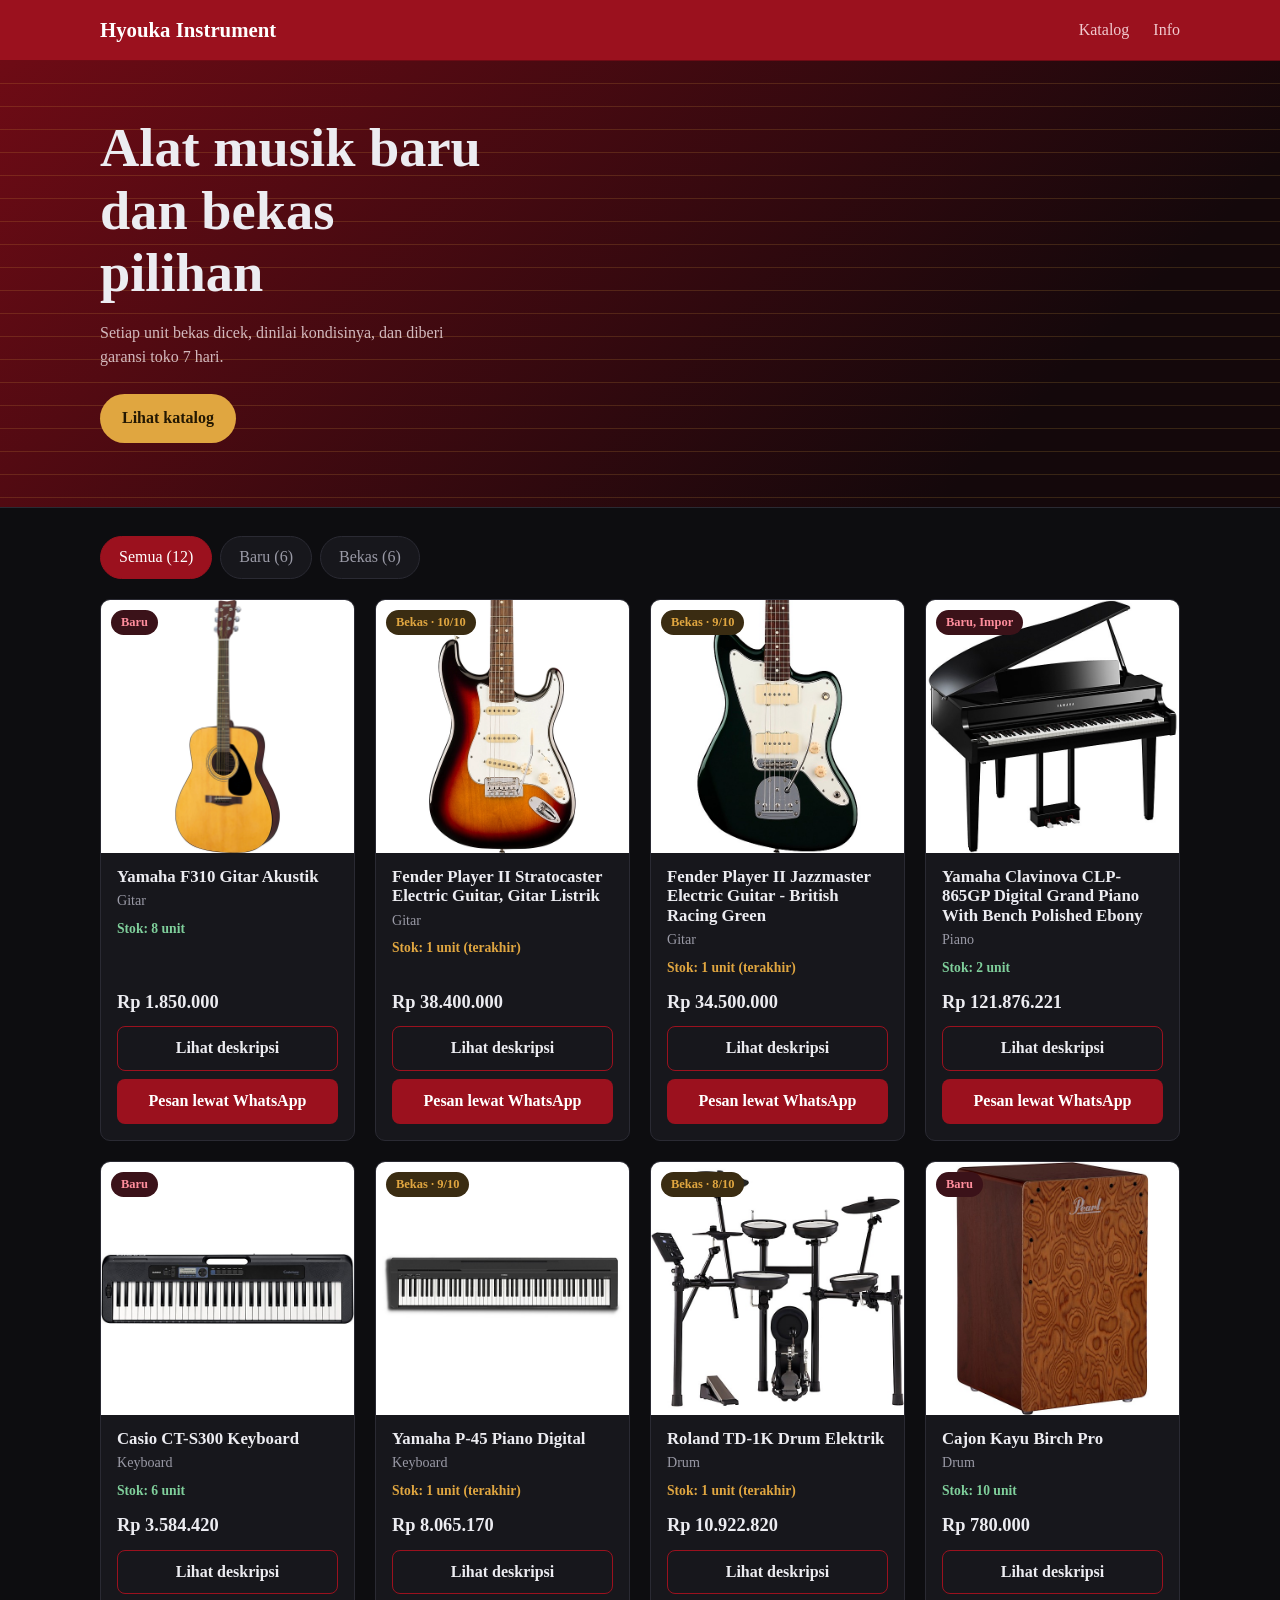
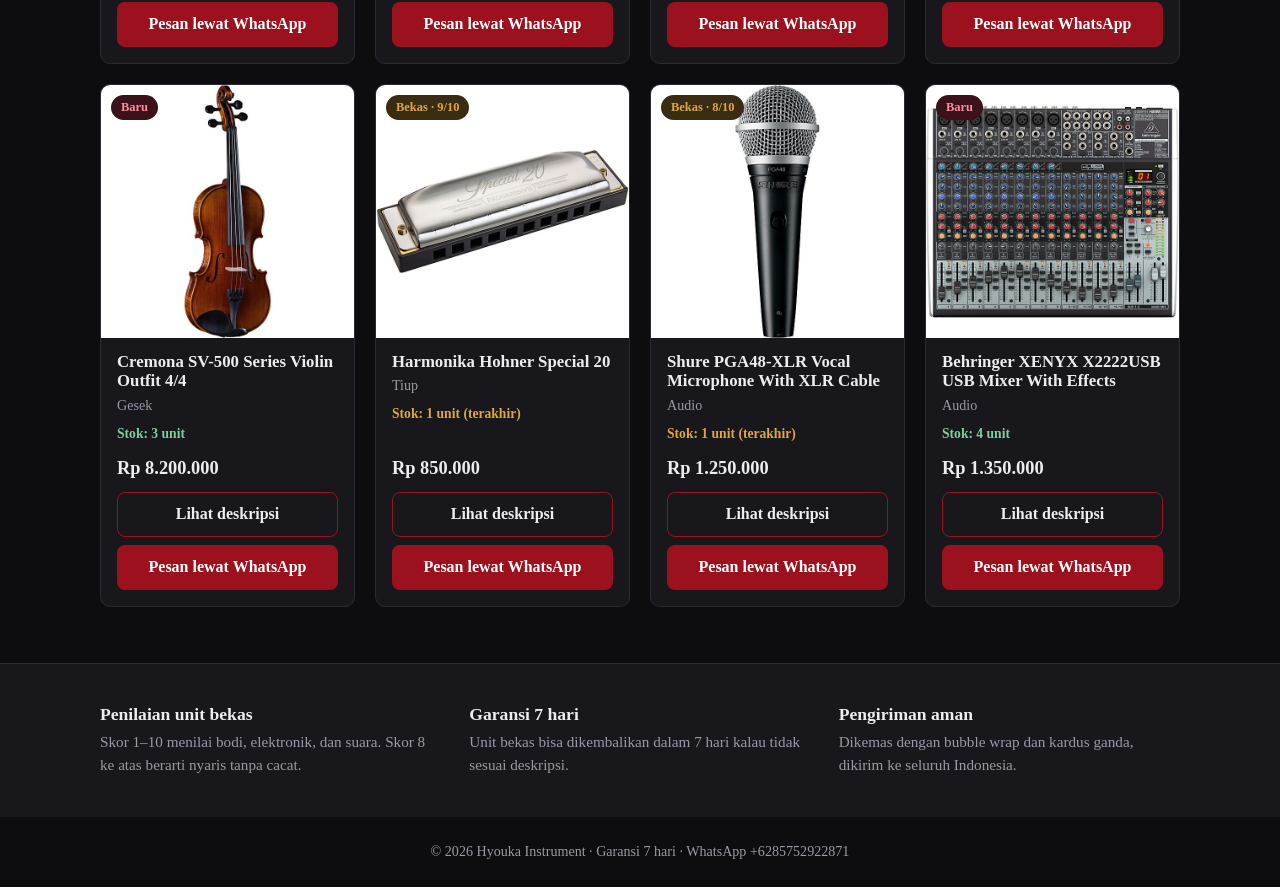
<file: index.html>
<!DOCTYPE html>
<html lang="id">
<head>
  <meta charset="utf-8">
  <meta name="viewport" content="width=device-width, initial-scale=1">
  <title>Hyouka Instrument — Alat Musik Baru dan Bekas</title>
  <link rel="stylesheet" href="css/style.css">
</head>
<body>

  <header class="top">
    <div class="wrap">
      <a class="logo" href="#">Hyouka Instrument</a>
      <nav>
        <a href="#katalog">Katalog</a>
        <a href="#info">Info</a>
      </nav>
    </div>
  </header>

  <section class="hero">
    <div class="wrap">
      <h1>Alat musik baru dan bekas pilihan</h1>
      <p>Setiap unit bekas dicek, dinilai kondisinya, dan diberi garansi toko 7 hari.</p>
      <a class="btn" href="#katalog">Lihat katalog</a>
    </div>
  </section>

  <main class="wrap" id="katalog">

    <!-- Filter: radio harus berada SEBELUM .grid -->
    <input type="radio" name="kondisi" id="f-semua" checked>
    <input type="radio" name="kondisi" id="f-baru">
    <input type="radio" name="kondisi" id="f-bekas">

    <div class="filter">
      <label for="f-semua">Semua</label>
      <label for="f-baru">Baru</label>
      <label for="f-bekas">Bekas</label>
    </div>

    <div class="grid">

      <article class="card baru" data-id="yamaha-f310">
        <a class="foto" href="produk.html?id=yamaha-f310"><img src="gambar/Yamaha F310.jpg" alt="Yamaha F310 Gitar Akustik"><span class="badge">Baru</span></a>
        <div class="info">
          <h3><a class="judul" href="produk.html?id=yamaha-f310">Yamaha F310 Gitar Akustik</a></h3>
          <p class="kat">Gitar</p>
          <p class="harga">Rp 1.850.000</p>
          <a class="detail-link" href="produk.html?id=yamaha-f310">Lihat deskripsi</a>
          <a class="pesan" href="https://wa.me/6281234567890?text=Halo%2C%20saya%20mau%20pesan%20Yamaha%20F310%20Gitar%20Akustik">Pesan lewat WhatsApp</a>
        </div>
      </article>
      <article class="card bekas" data-id="fender-player-ii-strat">
        <a class="foto" href="produk.html?id=fender-player-ii-strat"><img src="gambar/Strat.jpg" alt="Fender Player II Stratocaster Electric Guitar, Gitar Listrik"><span class="badge">Bekas · 10/10</span></a>
        <div class="info">
          <h3><a class="judul" href="produk.html?id=fender-player-ii-strat">Fender Player II Stratocaster Electric Guitar, Gitar Listrik</a></h3>
          <p class="kat">Gitar</p>
          <p class="harga">Rp 38.400.000</p>
          <a class="detail-link" href="produk.html?id=fender-player-ii-strat">Lihat deskripsi</a>
          <a class="pesan" href="https://wa.me/6285752922871?text=Halo%2C%20saya%20mau%20pesan%20Fender%20Player%20II%20Stratocaster%20Electric%20Guitar%2C%201998%20USA%2C%20Gitar%20Listrik">Pesan lewat WhatsApp</a>
        </div>
      </article>
      <article class="card bekas" data-id="fender-player-ii-jazzmaster">
        <a class="foto" href="produk.html?id=fender-player-ii-jazzmaster"><img src="gambar/JazzMaster.jpg" alt="Fender Player II Jazzmaster Electric Guitar - British Racing Green"><span class="badge">Bekas · 9/10</span></a>
        <div class="info">
          <h3><a class="judul" href="produk.html?id=fender-player-ii-jazzmaster">Fender Player II Jazzmaster Electric Guitar - British Racing Green</a></h3>
          <p class="kat">Gitar</p>
          <p class="harga">Rp 34.500.000</p>
          <a class="detail-link" href="produk.html?id=fender-player-ii-jazzmaster">Lihat deskripsi</a>
          <a class="pesan" href="https://wa.me/6285752922871?text=Halo%2C%20saya%20mau%20pesan%20Fender%20Player%20II%20Jazzmaster%20Electric%20Guitar%20-%20British%20Racing%20Green">Pesan lewat WhatsApp</a>
        </div>
      </article>
      <article class="card baru" data-id="yamaha-clavinova-clp-865gp">
        <a class="foto" href="produk.html?id=yamaha-clavinova-clp-865gp"><img src="gambar/Yamaha Grand Piano.jpg" alt="Yamaha Clavinova CLP-865GP Digital Grand Piano With Bench Polished Ebony"><span class="badge">Baru, Impor</span></a>
        <div class="info">
          <h3><a class="judul" href="produk.html?id=yamaha-clavinova-clp-865gp">Yamaha Clavinova CLP-865GP Digital Grand Piano With Bench Polished Ebony</a></h3>
          <p class="kat">Piano</p>
          <p class="harga">Rp 121.876.221</p>
          <a class="detail-link" href="produk.html?id=yamaha-clavinova-clp-865gp">Lihat deskripsi</a>
          <a class="pesan" href="https://wa.me/6285752922871?text=Halo%2C%20saya%20mau%20pesan%20Yamaha%20Clavinova%20CLP-865GP%20Digital%20Grand%20Piano%20With%20Bench%20Polished%20Ebony">Pesan lewat WhatsApp</a>
        </div>
      </article>
      <article class="card baru" data-id="casio-ct-s300">
        <a class="foto" href="produk.html?id=casio-ct-s300"><img src="gambar/Casio.jpg" alt="Casio CT-S300 Keyboard"><span class="badge">Baru</span></a>
        <div class="info">
          <h3><a class="judul" href="produk.html?id=casio-ct-s300">Casio CT-S300 Keyboard</a></h3>
          <p class="kat">Keyboard</p>
          <p class="harga">Rp 3.584.420</p>
          <a class="detail-link" href="produk.html?id=casio-ct-s300">Lihat deskripsi</a>
          <a class="pesan" href="https://wa.me/6285752922871?text=Halo%2C%20saya%20mau%20pesan%20Casio%20CT-S300%20Keyboard">Pesan lewat WhatsApp</a>
        </div>
      </article>
      <article class="card bekas" data-id="yamaha-p-45">
        <a class="foto" href="produk.html?id=yamaha-p-45"><img src="gambar/Yamaha P-45 Piano Digital.jpg" alt="Yamaha P-45 Piano Digital"><span class="badge">Bekas · 9/10</span></a>
        <div class="info">
          <h3><a class="judul" href="produk.html?id=yamaha-p-45">Yamaha P-45 Piano Digital</a></h3>
          <p class="kat">Keyboard</p>
          <p class="harga">Rp 8.065.170</p>
          <a class="detail-link" href="produk.html?id=yamaha-p-45">Lihat deskripsi</a>
          <a class="pesan" href="https://wa.me/6285752922871?text=Halo%2C%20saya%20mau%20pesan%20Yamaha%20P-45%20Piano%20Digital">Pesan lewat WhatsApp</a>
        </div>
      </article>
      <article class="card bekas" data-id="roland-td-1k">
        <a class="foto" href="produk.html?id=roland-td-1k"><img src="gambar/Roland TD-1K Drum Elektrik.jpg" alt="Roland TD-1K Drum Elektrik"><span class="badge">Bekas · 8/10</span></a>
        <div class="info">
          <h3><a class="judul" href="produk.html?id=roland-td-1k">Roland TD-1K Drum Elektrik</a></h3>
          <p class="kat">Drum</p>
          <p class="harga">Rp 10.922.820</p>
          <a class="detail-link" href="produk.html?id=roland-td-1k">Lihat deskripsi</a>
          <a class="pesan" href="https://wa.me/6285752922871?text=Halo%2C%20saya%20mau%20pesan%20Roland%20TD-1K%20Drum%20Elektrik">Pesan lewat WhatsApp</a>
        </div>
      </article>
      <article class="card baru" data-id="cajon-birch-pro">
        <a class="foto" href="produk.html?id=cajon-birch-pro"><img src="gambar/Cajon.jpg" alt="Cajon Kayu Birch Pro"><span class="badge">Baru</span></a>
        <div class="info">
          <h3><a class="judul" href="produk.html?id=cajon-birch-pro">Cajon Kayu Birch Pro</a></h3>
          <p class="kat">Drum</p>
          <p class="harga">Rp 780.000</p>
          <a class="detail-link" href="produk.html?id=cajon-birch-pro">Lihat deskripsi</a>
          <a class="pesan" href="https://wa.me/6285752922871?text=Halo%2C%20saya%20mau%20pesan%20Cajon%20Kayu%20Birch%20Pro">Pesan lewat WhatsApp</a>
        </div>
      </article>
      <article class="card baru" data-id="cremona-sv-500">
        <a class="foto" href="produk.html?id=cremona-sv-500"><img src="gambar/Violin.jpg" alt="Cremona SV-500 Series Violin Outfit 4/4"><span class="badge">Baru</span></a>
        <div class="info">
          <h3><a class="judul" href="produk.html?id=cremona-sv-500">Cremona SV-500 Series Violin Outfit 4/4</a></h3>
          <p class="kat">Gesek</p>
          <p class="harga">Rp 8.200.000</p>
          <a class="detail-link" href="produk.html?id=cremona-sv-500">Lihat deskripsi</a>
          <a class="pesan" href="https://wa.me/6285752922871?text=Halo%2C%20saya%20mau%20pesan%20Cremona%20SV-500%20Series%20Violin%20Outfit%204%2F4">Pesan lewat WhatsApp</a>
        </div>
      </article>
      <article class="card bekas" data-id="hohner-special-20">
        <a class="foto" href="produk.html?id=hohner-special-20"><img src="gambar/Harmonika.jpg" alt="Hohner Special 20 Harmonica C"><span class="badge">Bekas · 9/10</span></a>
        <div class="info">
          <h3><a class="judul" href="produk.html?id=hohner-special-20">Harmonika Hohner Special 20</a></h3>
          <p class="kat">Tiup</p>
          <p class="harga">Rp 850.000</p>
          <a class="detail-link" href="produk.html?id=hohner-special-20">Lihat deskripsi</a>
          <a class="pesan" href="https://wa.me/6285752922871?text=Halo%2C%20saya%20mau%20pesan%20Harmonika%20Hohner%20Special%2020">Pesan lewat WhatsApp</a>
        </div>
      </article>
      <article class="card bekas" data-id="shure-pga48-xlr">
        <a class="foto" href="produk.html?id=shure-pga48-xlr"><img src="gambar/Mic.jpg" alt="Shure PGA48-XLR Vocal Microphone With XLR Cable"><span class="badge">Bekas · 8/10</span></a>
        <div class="info">
          <h3><a class="judul" href="produk.html?id=shure-pga48-xlr">Shure PGA48-XLR Vocal Microphone With XLR Cable</a></h3>
          <p class="kat">Audio</p>
          <p class="harga">Rp 1.250.000</p>
          <a class="detail-link" href="produk.html?id=shure-pga48-xlr">Lihat deskripsi</a>
          <a class="pesan" href="https://wa.me/6285752922871?text=Halo%2C%20saya%20mau%20pesan%20Shure%20PGA48-XLR%20Vocal%20Microphone%20With%20XLR%20Cable">Pesan lewat WhatsApp</a>
        </div>
      </article>
      <article class="card baru" data-id="behringer-xenyx-x2222usb">
        <a class="foto" href="produk.html?id=behringer-xenyx-x2222usb"><img src="gambar/Mixer.jpg" alt="Behringer XENYX X2222USB USB Mixer With Effects"><span class="badge">Baru</span></a>
        <div class="info">
          <h3><a class="judul" href="produk.html?id=behringer-xenyx-x2222usb">Behringer XENYX X2222USB USB Mixer With Effects</a></h3>
          <p class="kat">Audio</p>
          <p class="harga">Rp 1.350.000</p>
          <a class="detail-link" href="produk.html?id=behringer-xenyx-x2222usb">Lihat deskripsi</a>
          <a class="pesan" href="https://wa.me/6285752922871?text=Halo%2C%20saya%20mau%20pesan%20Behringer%20XENYX%20X2222USB%20USB%20Mixer%20With%20Effects">Pesan lewat WhatsApp</a>
        </div>
      </article>
    </div>
  </main>
  <section class="info-band" id="info">
    <div class="wrap">
      <div><h2>Penilaian unit bekas</h2><p>Skor 1–10 menilai bodi, elektronik, dan suara. Skor 8 ke atas berarti nyaris tanpa cacat.</p></div>
      <div><h2>Garansi 7 hari</h2><p>Unit bekas bisa dikembalikan dalam 7 hari kalau tidak sesuai deskripsi.</p></div>
      <div><h2>Pengiriman aman</h2><p>Dikemas dengan bubble wrap dan kardus ganda, dikirim ke seluruh Indonesia.</p></div>
    </div>
  </section>
  <footer>Data produk dan harga di halaman ini hanyalah contoh.</footer>
<script src="js/data.js"></script>
<script src="js/script.js"></script>
</body>
</html>
</file>
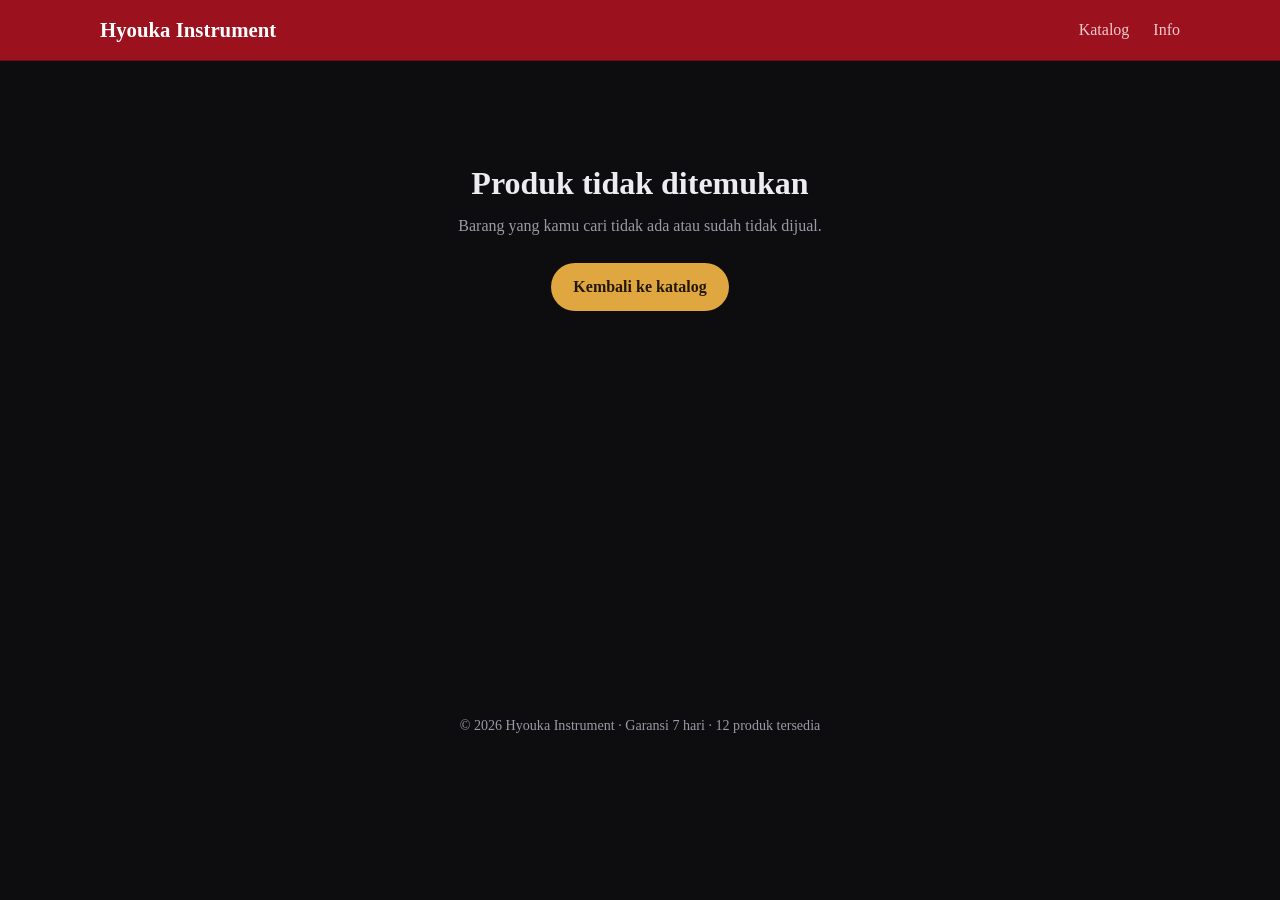
<file: produk.html>
<!DOCTYPE html>
<html lang="id">
<head>
  <meta charset="utf-8">
  <meta name="viewport" content="width=device-width, initial-scale=1">
  <title>Detail Produk — Hyouka Instrument</title>
  <link rel="stylesheet" href="css/style.css">
</head>
<body>

  <header class="top">
    <div class="wrap">
      <a class="logo" href="index.html">Hyouka Instrument</a>
      <nav>
        <a href="index.html#katalog">Katalog</a>
        <a href="index.html#info">Info</a>
      </nav>
    </div>
  </header>

  <main class="wrap detail" id="detail">
    <!-- Diisi oleh js/produk.js berdasarkan ?id=... di alamat halaman -->
  </main>

  <footer>Data produk dan harga di halaman ini hanyalah contoh.</footer>

  <script src="js/data.js"></script>
  <script src="js/produk.js"></script>
</body>
</html>
</file>
<file: css/style.css>
:root {
  --bg: #0d0d10;
  --surface: #17171c;
  --surface-2: #1f1f26;
  --ink: #ececf1;
  --muted: #9a9aa6;
  --line: #2a2a33;
  --red: #9b111e;          /* merah royal */
  --red-deep: #6e0b15;
  --red-hover: #b8142a;
  --brass: #c58a2b;
  --brass-ink: #241802;
  --new-bg: #3b1219;
  --new: #ff8e9d;
  --used-bg: #3a2c12;
  --used: #e0a640;
}
*, *::before, *::after { box-sizing: border-box; }
body {
  margin: 0;
  background: var(--bg);
  color: var(--ink);
  font: 400 16px/1.55 "Times New Roman", "Liberation Serif", Times, serif;
}
h1, h2, h3 { margin: 0; line-height: 1.15; }
a:focus-visible, label:focus-visible, input:focus-visible { outline: 3px solid var(--brass); outline-offset: 2px; }
.wrap { max-width: 1120px; margin: 0 auto; padding: 0 20px; }
/* Header */
.top {
  background: var(--red);
  border-bottom: 1px solid var(--red-deep);
  position: sticky;
  top: 0;
  z-index: 10;
}
.top .wrap { display: flex; align-items: center; justify-content: space-between; height: 60px; }
.logo { color: #fff; font-size: 1.3rem; font-weight: 800; text-decoration: none; }
.logo span { color: #e0a640; }
.top nav a { color: #f1c9ce; text-decoration: none; margin-left: 20px; }
.top nav a:hover { color: #fff; }
/* Hero */
.hero {
  background:
    repeating-linear-gradient(to bottom, transparent 0 22px, rgba(224, 166, 64, .18) 22px 23px),
    linear-gradient(135deg, var(--red-deep), #14080b 80%);
  color: var(--ink);
  padding: 56px 0 64px;
  border-bottom: 1px solid var(--line);
}
.hero h1 { font-size: clamp(2rem, 6vw, 3.4rem); font-weight: 800; max-width: 15ch; }
.hero p { max-width: 46ch; color: #d3b9bd; margin: 16px 0 24px; }
.btn {
  display: inline-block;
  background: #e0a640;
  color: var(--brass-ink);
  font-weight: 700;
  text-decoration: none;
  padding: 12px 22px;
  border-radius: 999px;
  transition: background .2s;
}
.btn:hover { background: #ecb95a; }
/* Filter (radio disembunyikan, label jadi tombol) */
main input[type="radio"] { position: absolute; opacity: 0; pointer-events: none; }
.filter { display: flex; gap: 8px; padding: 28px 0 20px; }
.filter label {
  border: 1px solid var(--line);
  background: var(--surface);
  color: var(--muted);
  border-radius: 999px;
  padding: 8px 18px;
  cursor: pointer;
  font-weight: 500;
  transition: border-color .2s, color .2s;
}
.filter label:hover { border-color: var(--red-hover); color: var(--ink); }
#f-semua:checked ~ .filter label[for="f-semua"],
#f-baru:checked  ~ .filter label[for="f-baru"],
#f-bekas:checked ~ .filter label[for="f-bekas"] {
  background: var(--red);
  border-color: var(--red);
  color: #fff;
}
#f-baru:focus-visible  ~ .filter label[for="f-baru"],
#f-bekas:focus-visible ~ .filter label[for="f-bekas"],
#f-semua:focus-visible ~ .filter label[for="f-semua"] { outline: 3px solid var(--brass); outline-offset: 2px; }
#f-baru:checked  ~ .grid .bekas { display: none; }
#f-bekas:checked ~ .grid .baru  { display: none; }
.grid {
  display: grid;
  grid-template-columns: repeat(auto-fill, minmax(230px, 1fr));
  gap: 20px;
  padding-bottom: 56px;
}
.card {
  background: var(--surface);
  border: 1px solid var(--line);
  border-radius: 10px;
  overflow: hidden;
  display: flex;
  flex-direction: column;
  transition: border-color .2s, transform .2s;
}
.card:hover { border-color: var(--red); transform: translateY(-3px); }
.foto { position: relative; aspect-ratio: 4 / 3; background: var(--surface-2); }
.foto img { width: 100%; height: 100%; object-fit: cover; display: block; }
.badge {
  position: absolute;
  top: 10px;
  left: 10px;
  font-size: .78rem;
  font-weight: 600;
  padding: 3px 10px;
  border-radius: 999px;
}
.baru  .badge { background: var(--new-bg);  color: var(--new); }
.bekas .badge { background: var(--used-bg); color: var(--used); }

.info { padding: 14px 16px 16px; display: flex; flex-direction: column; flex: 1; }
.info h3 { font-size: 1.05rem; }
.kat { margin: 4px 0 0; color: var(--muted); font-size: .88rem; }
.harga { margin: auto 0 0; padding-top: 10px; font-size: 1.15rem; font-weight: 700; }
.pesan {
  margin-top: 10px;
  text-align: center;
  background: var(--red);
  color: #fff;
  text-decoration: none;
  font-weight: 600;
  padding: 10px;
  border-radius: 8px;
  transition: background .2s;
}
.pesan:hover { background: var(--red-hover); }
.info-band { background: var(--surface); border-top: 1px solid var(--line); padding: 40px 0; }
.info-band .wrap { display: grid; grid-template-columns: repeat(auto-fit, minmax(220px, 1fr)); gap: 28px; }
.info-band h2 { font-size: 1.1rem; margin-bottom: 6px; }
.info-band p { margin: 0; color: var(--muted); font-size: .95rem; }
footer { padding: 24px 0; color: var(--muted); font-size: .88rem; text-align: center; }
/* ===== Tambahan: link kartu, stok, halaman detail ===== */
a.foto { display: block; }
.judul { color: inherit; text-decoration: none; }
.judul:hover { color: #fff; text-decoration: underline; text-decoration-color: var(--red-hover); }
.stok { margin: 6px 0 0; font-size: .85rem; font-weight: 600; }
.stok.ada { color: #7fcf9b; }
.stok.terakhir { color: var(--used); }
.stok.habis { color: var(--new); }
.detail-link {
  margin-top: 10px;
  text-align: center;
  border: 1px solid var(--red);
  color: var(--ink);
  text-decoration: none;
  font-weight: 600;
  padding: 9px;
  border-radius: 8px;
  transition: background .2s;
}
.detail-link:hover { background: var(--surface-2); }
.detail-link + .pesan { margin-top: 8px; }

.detail { padding-top: 24px; padding-bottom: 56px; min-height: 70vh; }
.crumb { color: var(--muted); font-size: .92rem; margin-bottom: 18px; }
.crumb a { color: var(--used); text-decoration: none; }
.crumb a:hover { text-decoration: underline; }
.atas { display: grid; grid-template-columns: minmax(0, 1.1fr) minmax(0, 1fr); gap: 32px; align-items: start; }
.foto-besar { position: relative; border: 1px solid var(--line); border-radius: 12px; overflow: hidden; background: var(--surface-2); aspect-ratio: 4 / 3; }
.foto-besar img { width: 100%; height: 100%; object-fit: cover; display: block; }
.baru  .foto-besar .badge { background: var(--new-bg);  color: var(--new); }
.bekas .foto-besar .badge { background: var(--used-bg); color: var(--used); }
.ringkas h1 { font-size: clamp(1.5rem, 3.5vw, 2.1rem); margin-top: 4px; }
.harga-besar { font-size: 1.7rem; font-weight: 700; margin: 14px 0 4px; }
.ringkas .deskripsi { color: #cfcfd6; margin: 14px 0 22px; max-width: 60ch; }
.ringkas .pesan { display: inline-block; padding: 12px 24px; }
.habis-info { color: var(--new); font-weight: 600; }
.dua-kolom { display: grid; grid-template-columns: minmax(0, 1.3fr) minmax(0, 1fr); gap: 32px; margin-top: 36px; }
.blok h2 { font-size: 1.2rem; margin: 0 0 12px; padding-bottom: 8px; border-bottom: 1px solid var(--line); }
.blok h2 + * + h2, .blok ul + h2 { margin-top: 24px; }
.blok p { color: #cfcfd6; margin: 0; }
.spek { width: 100%; border-collapse: collapse; }
.spek th, .spek td { text-align: left; padding: 10px 12px; border-bottom: 1px solid var(--line); vertical-align: top; }
.spek th { width: 38%; color: var(--muted); font-weight: 500; }
.spek tr:nth-child(odd) { background: var(--surface); }
.catatan { margin-top: 12px !important; font-size: .9rem; color: var(--muted) !important; }
.paket { margin: 0; padding-left: 20px; color: #cfcfd6; }
.blok + .blok { margin-top: 0; }
.detail > .blok { margin-top: 40px; }
.grid.kecil { padding-bottom: 0; }
.kosong { text-align: center; padding: 80px 0; }
.kosong p { color: var(--muted); margin: 12px 0 24px; }
@media (max-width: 760px) {
  .atas, .dua-kolom { grid-template-columns: 1fr; gap: 24px; }
}

.meta { margin: 6px 0 0; font-size: .88rem; color: var(--muted); }
</file>
